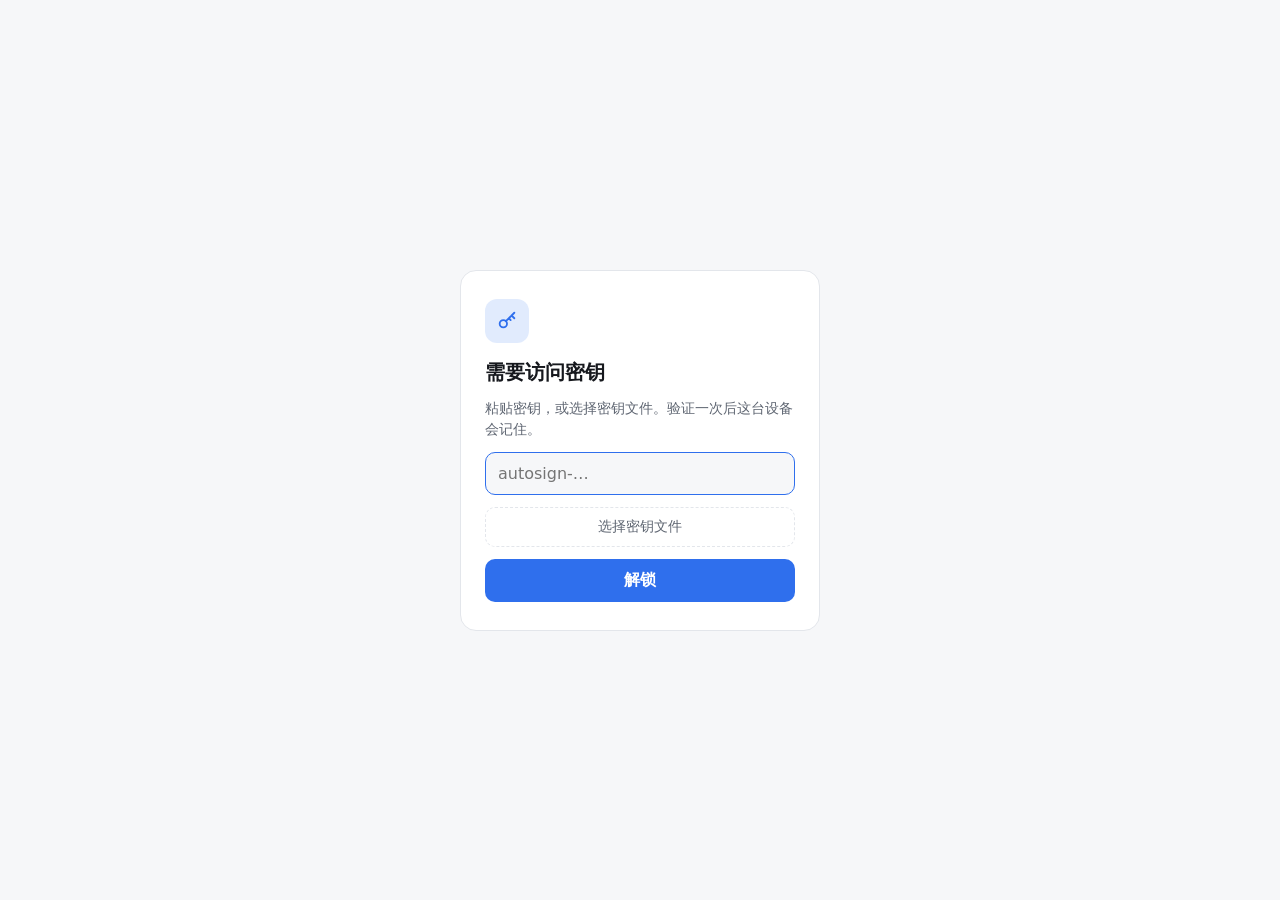
<file: index.html>
<!doctype html>
<html lang="zh-CN">
<head>
  <meta charset="utf-8">
  <meta name="viewport" content="width=device-width, initial-scale=1">
  <meta name="color-scheme" content="dark light">
  <meta name="referrer" content="no-referrer">
  <meta name="robots" content="noindex, nofollow">
  <meta http-equiv="Content-Security-Policy" content="default-src 'self'; script-src 'self' 'unsafe-inline'; style-src 'self' 'unsafe-inline'; connect-src 'self'; font-src 'self' data:; img-src 'self' data:; object-src 'none'; base-uri 'none'; form-action 'none'">
  <title>Dashboard</title>
  <link rel="stylesheet" href="loader.css">
  <script type="module" src="loader.js"></script>
</head>
<body>
  <main class="gate" id="gate" hidden>
    <form id="form" class="card" autocomplete="off">
      <div class="lock" aria-hidden="true"><svg viewBox="0 0 24 24"><circle cx="8" cy="15" r="4"/><path d="M10.8 12.2 20 3m-3 3 3 3m-6 0 2 2"/></svg></div>
      <h1>需要访问密钥</h1>
      <p>粘贴密钥，或选择密钥文件。验证一次后这台设备会记住。</p>
      <input id="key" type="password" placeholder="autosign-…" spellcheck="false" autocapitalize="off">
      <label class="file"><input id="file" type="file" accept=".key,.txt,text/plain"><span>选择密钥文件</span></label>
      <button id="submit" type="submit">解锁</button>
      <p id="error" class="error" role="alert" hidden></p>
    </form>
  </main>
  <p class="boot" id="boot">正在加载…</p>
</body>
</html>
</file>
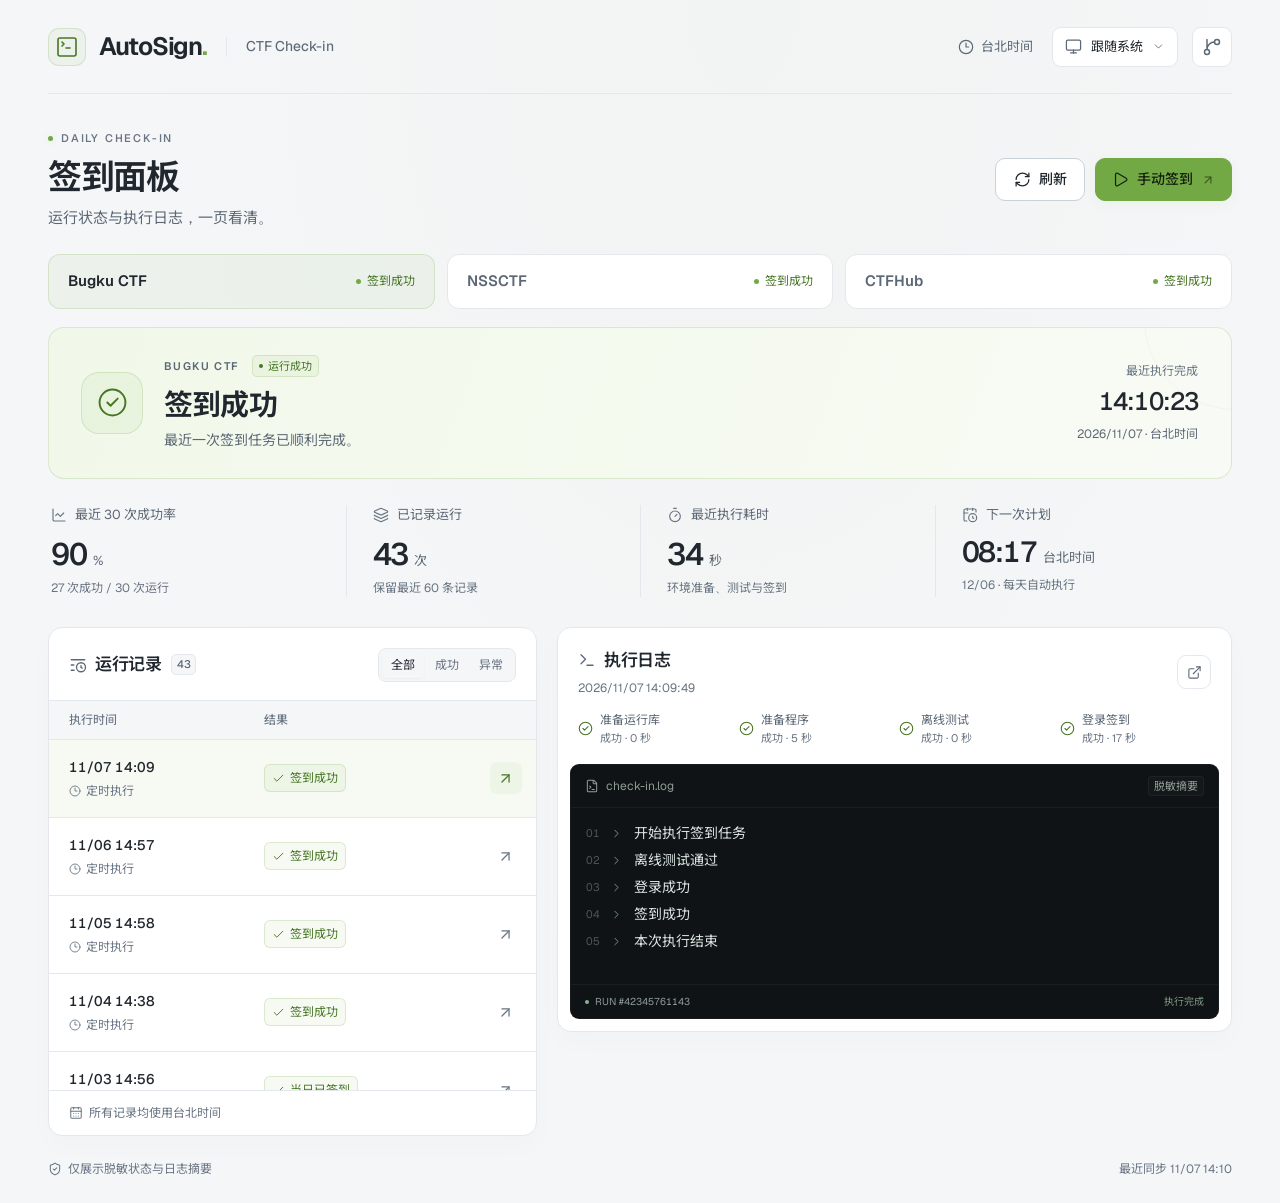
<file: public/index.html>
<!doctype html>
<html lang="zh-CN">
<head>
  <meta charset="utf-8">
  <meta name="viewport" content="width=device-width, initial-scale=1">
  <meta name="color-scheme" content="dark light">
  <meta name="referrer" content="no-referrer">
  <meta http-equiv="Content-Security-Policy" content="default-src 'self'; script-src 'self'; style-src 'self'; connect-src 'self'; font-src 'self'; img-src 'self' data:; object-src 'none'; base-uri 'none'; form-action 'none'">
  <meta name="description" content="Bugku、NSSCTF 与 CTFHub 自动签到面板。以台北时间查看签到状态、运行记录和脱敏日志。">
  <link rel="icon" href="favicon.svg" type="image/svg+xml">
  <title>AutoSign · 签到面板</title>
  <link rel="preload" href="fonts/geist.woff2" as="font" type="font/woff2" crossorigin>
  <link rel="stylesheet" href="styles.css?v=9">
  <script src="app.js?v=9" defer></script>
</head>
<body>
  <a class="skip-link" href="#main">跳到签到面板</a>
  <header class="header shell">
    <a class="brand" href="./" aria-label="AutoSign 首页"><span class="brand-mark"><svg class="icon" aria-hidden="true" viewBox="0 0 24 24"><use href="icons.svg#square-terminal"></use></svg></span><span>AutoSign<span class="brand-period">.</span></span><span class="brand-divider"></span><span class="brand-caption">CTF Check-in</span></a>
    <div class="header-actions">
      <span class="timezone"><svg class="icon" aria-hidden="true" viewBox="0 0 24 24"><use href="icons.svg#clock-3"></use></svg>台北时间</span>
      <div class="theme-picker">
        <button id="theme" class="theme-trigger" type="button" aria-label="显示主题" aria-haspopup="menu" aria-expanded="false" aria-controls="theme-menu"><span id="theme-icon"><svg class="icon" aria-hidden="true" viewBox="0 0 24 24"><use href="icons.svg#monitor"></use></svg></span><span id="theme-label">跟随系统</span><svg class="icon theme-chevron" aria-hidden="true" viewBox="0 0 24 24"><use href="icons.svg#chevron-down"></use></svg></button>
        <div id="theme-menu" class="theme-menu" role="menu" aria-label="显示主题" hidden>
          <p class="menu-heading" role="presentation">显示主题</p>
          <button type="button" role="menuitemradio" aria-checked="true" tabindex="-1" data-theme-mode="system"><svg class="icon" aria-hidden="true" viewBox="0 0 24 24"><use href="icons.svg#monitor"></use></svg><span class="theme-option-copy"><strong>跟随系统</strong><small>自动适应设备外观</small></span><svg class="icon theme-check" aria-hidden="true" viewBox="0 0 24 24"><use href="icons.svg#check"></use></svg></button>
          <button type="button" role="menuitemradio" aria-checked="false" tabindex="-1" data-theme-mode="dark"><svg class="icon" aria-hidden="true" viewBox="0 0 24 24"><use href="icons.svg#moon"></use></svg><span class="theme-option-copy"><strong>深色模式</strong><small>柔和暗色，专注内容</small></span><svg class="icon theme-check" aria-hidden="true" viewBox="0 0 24 24"><use href="icons.svg#check"></use></svg></button>
          <button type="button" role="menuitemradio" aria-checked="false" tabindex="-1" data-theme-mode="light"><svg class="icon" aria-hidden="true" viewBox="0 0 24 24"><use href="icons.svg#sun"></use></svg><span class="theme-option-copy"><strong>浅色模式</strong><small>清爽明亮，清晰易读</small></span><svg class="icon theme-check" aria-hidden="true" viewBox="0 0 24 24"><use href="icons.svg#check"></use></svg></button>
        </div>
      </div>
      <a class="icon-button repo-link" data-actions href="#records" target="_blank" rel="noopener noreferrer" aria-label="打开 GitHub Actions"><svg class="icon" aria-hidden="true" viewBox="0 0 24 24"><use href="icons.svg#git-branch"></use></svg></a>
    </div>
  </header>
  <main class="shell" id="main">
    <div class="page-heading"><div><p class="eyebrow"><span class="live-dot"></span> DAILY CHECK-IN</p><h1>签到面板</h1><p class="page-description">运行状态与执行日志，一页看清。</p></div><div class="page-actions"><button id="refresh" class="button" type="button" aria-busy="false"><span id="refresh-icon"><svg class="icon" aria-hidden="true" viewBox="0 0 24 24"><use href="icons.svg#refresh-cw"></use></svg></span><span id="refresh-label">刷新</span></button><a id="manual-checkin" class="button button-primary" href="https://github.com/" target="_blank" rel="noopener noreferrer" aria-description="在 GitHub 选择执行方式并确认运行"><svg class="icon" aria-hidden="true" viewBox="0 0 24 24"><use href="icons.svg#play"></use></svg>手动签到<svg class="icon" aria-hidden="true" viewBox="0 0 24 24"><use href="icons.svg#arrow-up-right"></use></svg></a></div></div>
    <div id="notice" class="notice" role="status" hidden><svg class="icon" aria-hidden="true" viewBox="0 0 24 24"><use href="icons.svg#triangle-alert"></use></svg><span id="notice-text"></span></div>
    <div class="platform-switch" role="group" aria-label="选择签到平台"><button type="button" data-platform="bugku" aria-pressed="true" data-state="waiting"><span>Bugku CTF</span><small>正在读取状态</small></button><button type="button" data-platform="nssctf" aria-pressed="false" data-state="waiting"><span>NSSCTF</span><small>正在读取状态</small></button><button type="button" data-platform="ctfhub" aria-pressed="false" data-state="waiting"><span>CTFHub</span><small>正在读取状态</small></button></div>
    <section id="failure-overview" class="failure-overview" aria-label="平台异常摘要" aria-live="polite" hidden></section>
    <section class="status-panel" data-state="waiting" aria-label="最近一次签到">
      <div class="status-main"><div id="hero-icon" class="status-icon"><svg class="icon" aria-hidden="true" viewBox="0 0 24 24"><use href="icons.svg#loader-circle"></use></svg></div><div><div class="status-heading"><span id="service-label" class="service-label">BUGKU CTF</span><span id="hero-status" class="status-badge">加载中</span></div><h2 id="hero-title" aria-live="polite">正在读取签到状态</h2><p id="hero-description">正在获取最近一次运行记录。</p></div></div>
      <div class="status-meta"><p class="meta-label">最近执行完成</p><strong id="hero-time">—</strong><span id="hero-date">台北时间 · UTC+8</span></div>
    </section>
    <section class="metrics" aria-label="运行统计">
      <article><span class="metric-label"><svg class="icon" aria-hidden="true" viewBox="0 0 24 24"><use href="icons.svg#chart-line"></use></svg>最近 30 次成功率</span><strong id="success-rate">—<small>%</small></strong><p id="success-detail">等待运行记录</p></article>
      <article><span class="metric-label"><svg class="icon" aria-hidden="true" viewBox="0 0 24 24"><use href="icons.svg#layers"></use></svg>已记录运行</span><strong id="run-count">—<small>次</small></strong><p>保留最近 60 条记录</p></article>
      <article><span class="metric-label"><svg class="icon" aria-hidden="true" viewBox="0 0 24 24"><use href="icons.svg#timer"></use></svg>最近执行耗时</span><strong id="duration">—<small>秒</small></strong><p>环境准备、测试与签到</p></article>
      <article><span class="metric-label"><svg class="icon" aria-hidden="true" viewBox="0 0 24 24"><use href="icons.svg#calendar-clock"></use></svg>下一次计划</span><strong class="schedule-time">08:17<small>台北时间</small></strong><p id="next-run">每天自动执行</p></article>
    </section>
    <div class="activity-layout">
      <section class="card records-card" id="records" aria-label="运行记录">
        <div class="card-heading"><h2><svg class="icon" aria-hidden="true" viewBox="0 0 24 24"><use href="icons.svg#list-clock"></use></svg>运行记录 <span id="record-count" class="count-badge">0</span></h2><div class="filters" role="group" aria-label="筛选运行结果"><button class="selected" data-filter="all" aria-pressed="true">全部</button><button data-filter="success" aria-pressed="false">成功</button><button data-filter="failure" aria-pressed="false">异常</button></div></div>
        <div class="table-wrap"><table><thead><tr><th>执行时间</th><th>结果</th><th><span class="sr-only">查看日志</span></th></tr></thead><tbody id="runs"><tr><td colspan="3" class="empty">正在加载记录…</td></tr></tbody></table></div>
        <div class="records-footer"><svg class="icon" aria-hidden="true" viewBox="0 0 24 24"><use href="icons.svg#calendar-days"></use></svg>所有记录均使用台北时间</div>
      </section>
      <section class="card log-card" id="details" aria-label="执行日志">
        <div class="card-heading log-heading"><div><h2><svg class="icon" aria-hidden="true" viewBox="0 0 24 24"><use href="icons.svg#terminal"></use></svg>执行日志</h2><p id="detail-time">选择一条运行记录查看详情</p></div><a id="detail-link" class="icon-button" href="#records" target="_blank" rel="noopener noreferrer" aria-label="在 GitHub 查看完整原始日志"><svg class="icon" aria-hidden="true" viewBox="0 0 24 24"><use href="icons.svg#external-link"></use></svg></a></div>
        <div id="steps" class="steps" aria-label="执行步骤"></div>
        <p id="detail-error" class="failure-detail" role="status" hidden></p>
        <div class="terminal"><div class="terminal-heading"><span><svg class="icon" aria-hidden="true" viewBox="0 0 24 24"><use href="icons.svg#file-terminal"></use></svg><span>check-in.log</span></span><span class="terminal-tag">脱敏摘要</span></div><div id="log-lines" class="log-lines"><p class="log-empty">等待运行数据…</p></div><div class="terminal-footer"><span class="terminal-dot"></span><span id="detail-id">尚未选择运行记录</span><span class="terminal-complete" id="log-result">—</span></div></div>
      </section>
    </div>
    <footer class="footer"><span><svg class="icon" aria-hidden="true" viewBox="0 0 24 24"><use href="icons.svg#shield-check"></use></svg>仅展示脱敏状态与日志摘要</span><span id="updated-at">等待同步</span></footer>
  </main>
  <div class="toast-region" aria-live="polite" aria-atomic="true" aria-relevant="additions text">
    <div id="toast" class="toast" data-state="success" hidden>
      <span id="toast-icon" class="toast-icon"></span><div class="toast-copy"><strong id="toast-title"></strong><p id="toast-description"></p><button id="toast-retry" class="toast-retry" type="button" hidden>重新刷新<svg class="icon" aria-hidden="true" viewBox="0 0 24 24"><use href="icons.svg#arrow-up-right"></use></svg></button></div>
      <button id="toast-close" class="toast-close" type="button" aria-label="关闭提示"><svg class="icon" aria-hidden="true" viewBox="0 0 24 24"><use href="icons.svg#circle-x"></use></svg></button>
    </div>
  </div>
</body>
</html>
</file>
<file: loader.css>
:root{--bg:#f6f7f9;--card:#fff;--text:#16181d;--muted:#5f6672;--line:#e3e6eb;--accent:#2f6fed;--error:#c62f2f;font-family:system-ui,-apple-system,"Segoe UI","PingFang SC","Microsoft YaHei",sans-serif}
@media(prefers-color-scheme:dark){:root{--bg:#0f1115;--card:#171a20;--text:#e8eaee;--muted:#9aa1ad;--line:#272b33;--accent:#6e9bff;--error:#ff7676}}
*{box-sizing:border-box}
body{margin:0;min-height:100vh;background:var(--bg);color:var(--text);display:grid;place-items:center;padding:16px}
.boot{color:var(--muted);font-size:14px}
.gate{width:100%;max-width:360px}
.card{background:var(--card);border:1px solid var(--line);border-radius:16px;padding:28px 24px;display:grid;gap:12px}
.lock{width:44px;height:44px;border-radius:12px;display:grid;place-items:center;background:color-mix(in srgb,var(--accent) 14%,transparent);color:var(--accent)}
.lock svg{width:22px;height:22px;fill:none;stroke:currentColor;stroke-width:2;stroke-linecap:round;stroke-linejoin:round}
h1{font-size:20px;margin:4px 0 0}
p{margin:0;color:var(--muted);font-size:14px;line-height:1.5}
input{font:inherit;padding:11px 12px;border-radius:10px;border:1px solid var(--line);background:var(--bg);color:var(--text);outline:none}
input:focus{border-color:var(--accent)}
button{font:inherit;font-weight:600;padding:11px;border:0;border-radius:10px;background:var(--accent);color:#fff;cursor:pointer}
button:disabled{opacity:.7;cursor:wait}
.error{color:var(--error)}
.file{position:relative;display:flex;align-items:center;justify-content:center;padding:10px;border:1px dashed var(--line);border-radius:10px;color:var(--muted);font-size:14px;cursor:pointer}
.file:hover{border-color:var(--accent);color:var(--text)}
.file input{position:absolute;inset:0;opacity:0;cursor:pointer}
</file>
<file: public/styles.css>
@font-face{font-family:Geist;font-style:normal;font-weight:400 700;font-display:swap;src:url("fonts/geist.woff2") format("woff2")}
@font-face{font-family:"Noto Sans SC";font-style:normal;font-weight:400 700;font-display:swap;src:url("fonts/noto-sans-sc.woff2?v=7") format("woff2")}
:root{color-scheme:dark;--bg:#101215;--surface:#181b20;--surface-raised:#1e2228;--surface-hover:#252a31;--text:#f0f2f5;--muted:#a2aab6;--subtle:#8993a1;--line:#2b3038;--line-strong:#3b434f;--accent:#b8ed80;--accent-text:#c4f49b;--accent-soft:#b8ed8012;--accent-line:#b8ed802b;--hero-start:#1a251c;--hero-end:#171d1b;--warning:#f2cc80;--error:#ffac9c;--error-soft:#ffac9c13;--shadow:0 12px 40px #00000014;--ambient:#b8ed8005;--terminal:#101316;--terminal-text:#dae4e0;--terminal-muted:#8e9d94;--font:Geist,"Noto Sans SC","PingFang SC","Segoe UI Variable Text","Microsoft YaHei UI",sans-serif}
@media(prefers-color-scheme:light){:root:not([data-theme="dark"]){color-scheme:light;--bg:#f5f6f8;--surface:#fff;--surface-raised:#f4f6f8;--surface-hover:#edf0f3;--text:#20272e;--muted:#5c6876;--subtle:#697583;--line:#e4e8ed;--line-strong:#c9d1da;--accent:#72a944;--accent-text:#477624;--accent-soft:#72a94410;--accent-line:#72a94435;--hero-start:#f1f8e9;--hero-end:#f8fbf5;--warning:#966d20;--error:#b7503d;--error-soft:#b7503d10;--shadow:0 10px 28px #26334705;--ambient:#72a94407}}
:root[data-theme="light"]{color-scheme:light;--bg:#f5f6f8;--surface:#fff;--surface-raised:#f4f6f8;--surface-hover:#edf0f3;--text:#20272e;--muted:#5c6876;--subtle:#697583;--line:#e4e8ed;--line-strong:#c9d1da;--accent:#72a944;--accent-text:#477624;--accent-soft:#72a94410;--accent-line:#72a94435;--hero-start:#f1f8e9;--hero-end:#f8fbf5;--warning:#966d20;--error:#b7503d;--error-soft:#b7503d10;--shadow:0 10px 28px #26334705;--ambient:#72a94407}
*{box-sizing:border-box}html{scroll-behavior:smooth;scrollbar-width:thin;scrollbar-color:var(--line-strong) var(--bg)}body{margin:0;background:radial-gradient(ellipse at 58% 0,var(--ambient),transparent 65%),var(--bg);color:var(--text);font-family:var(--font);font-size:16px;line-height:1.5;-webkit-font-smoothing:antialiased;font-synthesis:none}a{color:inherit;text-decoration:none}button{font:inherit;appearance:none}button,a{-webkit-tap-highlight-color:transparent}button{cursor:pointer}button:focus-visible,a:focus-visible{outline:3px solid var(--accent);outline-offset:4px}button:disabled{cursor:wait;opacity:.55}.icon{display:inline-block;width:20px;height:20px;fill:none;stroke:currentColor;stroke-width:1.75;stroke-linecap:round;stroke-linejoin:round;flex-shrink:0;vertical-align:middle}.shell{width:min(1184px,calc(100% - 80px));margin-inline:auto}.header{height:94px;display:flex;align-items:center;justify-content:space-between;border-bottom:1px solid var(--line)}.brand{display:flex;align-items:center;gap:13px;font-size:25px;font-weight:650;letter-spacing:-1.1px}.brand-mark{display:grid;place-items:center;width:38px;height:38px;border:1px solid var(--accent-line);border-radius:11px;background:var(--accent-soft);color:var(--accent-text)}.brand-mark .icon{width:24px;height:24px;stroke-width:1.6}.brand-period{color:var(--accent)}.brand-divider{width:1px;height:20px;background:var(--line);margin-inline:6px}.brand-caption{font-size:14px;color:var(--muted);font-weight:450;letter-spacing:0}.header-actions{display:flex;align-items:center;gap:14px}.timezone{display:flex;align-items:center;gap:7px;color:var(--muted);font-size:13px;margin-right:5px}.timezone .icon{width:16px;height:16px}.theme-picker{position:relative;z-index:30}.theme-trigger{display:flex;align-items:center;justify-content:center;gap:9px;height:40px;padding:0 12px;background:var(--surface);border:1px solid var(--line);border-radius:9px;color:var(--text);font-size:13px;transition:background .15s,border-color .15s}.theme-trigger:hover,.theme-trigger[aria-expanded="true"]{background:var(--surface-hover);border-color:var(--line-strong)}#theme-icon{display:flex;color:var(--muted)}#theme-icon .icon{width:17px;height:17px}.theme-chevron{width:13px;height:13px;color:var(--subtle);transition:transform .18s}.theme-trigger[aria-expanded="true"] .theme-chevron{transform:rotate(180deg)}.theme-menu{position:absolute;right:0;top:calc(100% + 10px);width:248px;padding:7px;background:var(--surface);border:1px solid var(--line-strong);border-radius:13px;box-shadow:0 16px 45px #00000030,0 3px 10px #00000012;animation:menu-in .16s ease-out;transform-origin:top right}.menu-heading{margin:3px 9px 7px;padding-bottom:8px;border-bottom:1px solid var(--line);color:var(--subtle);font-size:12px;font-weight:500}.theme-menu button{display:flex;align-items:center;gap:11px;width:100%;min-height:63px;padding:10px;border:0;border-radius:8px;background:transparent;text-align:left;color:var(--muted);transition:background .12s,color .12s}.theme-menu button:hover,.theme-menu button:focus-visible{background:var(--surface-hover);color:var(--text)}.theme-menu button:focus-visible{outline-offset:-2px;outline-width:2px}.theme-menu button[aria-checked="true"]{background:var(--accent-soft);color:var(--accent-text)}.theme-menu button>.icon{width:19px;height:19px}.theme-option-copy{display:flex;flex:1;flex-direction:column;gap:3px}.theme-option-copy strong{font-size:14px;font-weight:500}.theme-option-copy small{font-size:12px;color:var(--subtle)}.theme-menu .theme-check{width:16px;height:16px;opacity:0}.theme-menu button[aria-checked="true"] .theme-check{opacity:1}@keyframes menu-in{from{opacity:0;transform:translateY(-5px) scale(.98)}to{opacity:1;transform:none}}.icon-button{display:inline-flex;align-items:center;justify-content:center;min-width:40px;min-height:40px;border:1px solid var(--line);border-radius:9px;background:var(--surface);color:var(--muted);transition:background .15s,color .15s,border-color .15s}.icon-button:hover{color:var(--text);background:var(--surface-hover);border-color:var(--line-strong)}main{padding-top:36px}.page-heading{display:flex;justify-content:space-between;align-items:center;margin-bottom:25px}.eyebrow{display:flex;align-items:center;gap:8px;margin:0 0 8px;color:var(--subtle);font-size:11px;font-weight:550;letter-spacing:1.8px}.live-dot{width:5px;height:5px;border-radius:50%;background:var(--accent);box-shadow:0 0 9px var(--accent-line)}h1{font-size:34px;line-height:1.3;letter-spacing:-1.3px;font-weight:650;margin:0 0 8px}.page-description{margin:0;color:var(--muted);font-size:15px}.button{display:inline-flex;align-items:center;gap:8px;padding:10px 16px;border:1px solid var(--line-strong);border-radius:10px;background:var(--surface);color:var(--text);font-size:14px;font-weight:500;transition:background .15s}.button:hover{background:var(--surface-hover)}.button .icon{width:17px;height:17px}#refresh-icon{display:flex}.status-panel{position:relative;display:flex;align-items:center;justify-content:space-between;gap:24px;background:linear-gradient(110deg,var(--hero-start),var(--hero-end));border:1px solid var(--accent-line);border-radius:16px;padding:27px 32px;overflow:hidden}.status-panel:after{position:absolute;content:"";width:180px;height:180px;border:1px solid var(--accent-line);border-radius:50%;right:-95px;top:-100px;opacity:.3;pointer-events:none}.status-main{display:flex;align-items:center;gap:21px}.status-icon{position:relative;display:grid;place-items:center;width:62px;height:62px;border-radius:18px;border:1px solid var(--accent-line);background:var(--accent-soft);color:var(--accent-text);flex-shrink:0}.status-icon .icon{width:31px;height:31px;stroke-width:1.5}.status-heading{display:flex;align-items:center;gap:12px;margin-bottom:8px}.service-label{font-size:11px;font-weight:600;letter-spacing:1.4px;color:var(--muted)}.status-badge{display:inline-flex;align-items:center;gap:5px;font-size:11px;color:var(--accent-text);background:var(--accent-soft);border:1px solid var(--accent-line);border-radius:5px;padding:2px 6px}.status-badge:before{content:"";width:4px;height:4px;border-radius:50%;background:currentColor}.status-panel h2{margin:0 0 4px;font-size:29px;letter-spacing:-.8px;line-height:1.4;font-weight:650}.status-panel p{font-size:14px;color:var(--muted);margin:0}.status-meta{text-align:right;flex-shrink:0;padding-right:1px}.status-meta .meta-label{font-size:12px;color:var(--subtle);margin-bottom:3px}.status-meta strong{font-size:25px;font-weight:500;letter-spacing:-.9px;font-variant-numeric:tabular-nums}.status-meta>span{display:block;font-size:12px;color:var(--muted);margin-top:4px}.status-panel[data-state="failure"]{border-color:#c97b602f;background:linear-gradient(110deg,var(--error-soft),var(--surface))}.status-panel[data-state="failure"] .status-icon,.status-panel[data-state="failure"] .status-badge{color:var(--error);border-color:#c97b603f;background:var(--error-soft)}.status-panel[data-state="waiting"] .status-icon{color:var(--muted)}.metrics{display:grid;grid-template-columns:repeat(4,minmax(0,1fr));gap:0;margin:26px 0 30px;padding:0 3px}.metrics article{padding:0 26px;border-left:1px solid var(--line)}.metrics article:first-child{padding-left:0;border:0}.metrics article:last-child{padding-right:0}.metric-label{display:flex;align-items:center;gap:8px;color:var(--muted);font-size:13px}.metric-label .icon{width:16px;height:16px;color:var(--subtle)}.metrics strong{display:block;margin:10px 0 4px;font-size:31px;line-height:1.3;font-weight:550;letter-spacing:-1.1px;font-variant-numeric:tabular-nums}.metrics strong small{font-size:13px;color:var(--muted);font-weight:400;letter-spacing:0;margin-left:6px}.metrics .schedule-time{font-size:29px}.metrics p{margin:0;font-size:12px;color:var(--subtle)}.activity-layout{display:grid;grid-template-columns:minmax(360px,.84fr) minmax(0,1.16fr);gap:20px;align-items:start}.card{background:var(--surface);border:1px solid var(--line);border-radius:14px;box-shadow:var(--shadow);overflow:hidden}.card-heading{display:flex;align-items:center;justify-content:space-between;gap:10px;padding:20px 20px 18px}.card-heading h2{display:flex;align-items:center;gap:8px;margin:0;font-size:17px;font-weight:600;letter-spacing:-.3px}.card-heading h2>.icon{width:18px;height:18px;color:var(--muted)}.count-badge{font-size:11px;background:var(--surface-raised);color:var(--muted);font-weight:500;border:1px solid var(--line);border-radius:5px;padding:1px 5px;margin-left:1px}.filters{display:flex;gap:2px;padding:3px;background:var(--bg);border:1px solid var(--line);border-radius:8px}.filters button{border:0;border-radius:5px;padding:4px 9px;background:transparent;color:var(--subtle);font-size:12px;line-height:1.5;transition:color .15s,background .15s}.filters button.selected{background:var(--surface-raised);color:var(--text);box-shadow:0 1px 3px #0000000b}.table-wrap{scrollbar-width:thin;scrollbar-color:var(--line-strong) var(--surface);overflow:auto;max-height:390px}table{border-collapse:collapse;width:100%;text-align:left;font-size:14px}th{padding:10px 20px;background:var(--surface-raised);font-size:12px;color:var(--subtle);font-weight:450;border-block:1px solid var(--line)}th:last-child{width:48px}td{padding:17px 20px;border-bottom:1px solid var(--line);white-space:nowrap}td:last-child{padding:12px 14px 12px 0;text-align:right}tbody tr:last-child td{border-bottom:0}td:first-child{font-weight:500;color:var(--text);font-variant-numeric:tabular-nums}td small{display:flex;align-items:center;gap:5px;font-size:12px;color:var(--subtle);font-weight:400;margin-top:4px}td small .icon{width:12px;height:12px}.result-badge{display:inline-flex;align-items:center;gap:5px;font-size:12px;color:var(--accent-text);padding:4px 7px;border:1px solid var(--accent-line);background:var(--accent-soft);border-radius:6px}.result-badge .icon{width:13px;height:13px}.result-badge.bad{color:var(--error);border-color:#c97b6040;background:var(--error-soft)}.row-button{min-width:32px;min-height:32px;display:inline-flex;justify-content:center;align-items:center;background:transparent;border:0;border-radius:7px;color:var(--subtle)}.row-button:hover,.record-selected .row-button{color:var(--accent-text);background:var(--accent-soft)}.row-button .icon{width:17px;height:17px}.record-selected{background:var(--accent-soft)}.records-footer{display:flex;align-items:center;gap:6px;padding:13px 20px;font-size:12px;color:var(--subtle);border-top:1px solid var(--line)}.records-footer .icon{width:14px;height:14px}.empty{text-align:center;padding:36px 20px;font-size:14px;color:var(--subtle);white-space:normal}.log-heading{padding-bottom:14px}.log-heading p{font-size:12px;color:var(--subtle);margin:6px 0 0}.log-heading .icon-button{background:transparent;border-color:var(--line);min-width:34px;min-height:34px}.log-heading .icon-button .icon{width:15px;height:15px}.steps{display:grid;grid-template-columns:repeat(4,minmax(0,1fr));padding:0 20px 17px;gap:10px}.step{min-width:0;display:flex;align-items:center;gap:7px}.step-icon{color:var(--accent-text);display:flex;flex-shrink:0}.step-icon .icon{width:15px;height:15px}.step-icon.bad{color:var(--error)}.step-copy{min-width:0}.step-copy span{font-size:12px;color:var(--muted);display:block;white-space:nowrap}.step-copy small{display:block;font-size:11px;color:var(--subtle);margin-top:1px}.terminal{background:var(--terminal);margin:0 12px 12px;border:1px solid #ffffff08;border-radius:9px;overflow:hidden;color:var(--terminal-text)}.terminal-heading{display:flex;align-items:center;justify-content:space-between;padding:11px 14px;border-bottom:1px solid #ffffff0b;font-size:12px;color:var(--terminal-muted)}.terminal-heading>span:first-child{display:flex;align-items:center;gap:7px;font-family:Geist,Consolas,monospace}.terminal-heading .icon{width:14px;height:14px}.terminal-tag{font-size:11px;background:#ffffff06;border:1px solid #ffffff0b;border-radius:4px;padding:1px 5px}.log-lines{padding:13px 14px 16px;min-height:176px;font-size:14px;font-weight:400;line-height:1.8}.log-line{display:flex;align-items:flex-start;gap:10px;min-height:27px}.line-number{min-width:15px;color:#4a5750;font-size:11px;text-align:right;line-height:25px;user-select:none;font-variant-numeric:tabular-nums}.log-level{width:14px;display:flex;padding-top:6px;flex-shrink:0;color:#85b58d}.log-level .icon{width:13px;height:13px;stroke-width:1.5}.log-line.warning .log-level,.log-line.warning .log-message{color:#d7b77c}.log-line.error .log-level,.log-line.error .log-message{color:#e5a08e}.log-message{word-break:break-word}.terminal-footer{display:flex;align-items:center;gap:6px;padding:9px 14px;border-top:1px solid #ffffff0b;font-size:10px;color:var(--terminal-muted);font-variant-numeric:tabular-nums}.terminal-dot{width:4px;height:4px;border-radius:50%;background:#88b38e}.terminal-complete{margin-left:auto;color:#7c9683}.log-empty{color:var(--terminal-muted);margin:8px 0;font-size:14px}.footer{display:flex;align-items:center;justify-content:space-between;gap:12px;color:var(--subtle);font-size:12px;padding:24px 0 25px}.footer>span:first-child{display:flex;align-items:center;gap:6px}.footer .icon{width:14px;height:14px}.notice{display:flex;align-items:center;gap:8px;color:var(--warning);background:var(--surface);border:1px solid var(--line-strong);padding:13px 17px;border-radius:10px;margin-bottom:18px;font-size:14px}.notice .icon{width:17px;height:17px}.spin .icon{animation:spin 1s linear infinite}@keyframes spin{to{transform:rotate(360deg)}}.skip-link{position:absolute;top:-80px;left:20px;background:var(--accent);color:#15200f;padding:12px;z-index:100;border-radius:8px}.skip-link:focus{top:10px}.sr-only{position:absolute;width:1px;height:1px;padding:0;overflow:hidden;clip:rect(0,0,0,0);white-space:nowrap;border:0}[hidden]{display:none!important}
@media(min-width:1600px){main{padding-top:48px}.page-heading{margin-bottom:32px}.status-panel{padding:32px 36px}.metrics{margin-block:32px 36px}.activity-layout{gap:24px}.card-heading{padding:24px}.steps{padding-inline:24px}.log-lines{font-size:15px;line-height:1.9;min-height:194px}.log-line{min-height:29px}.footer{padding-top:30px}}
@media(max-width:1100px){.shell{width:calc(100% - 56px)}.activity-layout{grid-template-columns:minmax(325px,.88fr) minmax(0,1.12fr);gap:16px}.card-heading{padding-inline:17px}.card-heading h2{font-size:16px;gap:6px}.filters button{padding-inline:7px}.metrics article{padding-inline:18px}.metric-label{font-size:12px;gap:6px}.metric-label .icon{width:15px;height:15px}.steps{gap:7px;padding-inline:17px}.step{gap:5px}.step-copy span{font-size:12px}.step-copy small{font-size:10px}td,th{padding-inline:17px}.result-badge{font-size:11px}.log-lines{font-size:14px}.brand-caption{font-size:13px}}
@media(max-width:900px){.activity-layout{grid-template-columns:1fr}.records-card{order:2}.log-card{order:1}.card-heading{padding:20px 22px}.steps{padding-inline:22px;gap:20px}.step-copy span{font-size:13px}.step-copy small{font-size:12px}.log-lines{font-size:15px;padding:16px 19px;min-height:180px}.log-line{min-height:29px}.metrics article{padding-inline:16px}.timezone{display:none}.status-panel{padding:26px}.status-panel h2{font-size:27px}.log-heading p{font-size:13px}.result-badge{font-size:13px}td,th{padding-inline:22px}td:last-child{padding-right:20px}.records-footer{padding-inline:22px}}
@media(max-width:600px){.shell{width:calc(100% - 36px)}.header{height:78px}.brand{gap:9px;font-size:23px}.brand-mark{width:34px;height:34px;border-radius:9px}.brand-mark .icon{width:21px;height:21px}.brand-divider,.brand-caption,.repo-link{display:none}.header-actions{gap:9px}.theme-trigger{height:38px;padding:0 9px;gap:7px;font-size:12px}#theme-icon .icon{width:16px;height:16px}.theme-chevron{width:11px;height:11px}.theme-menu{width:242px}main{padding-top:28px}.page-heading{margin-bottom:23px;align-items:flex-end}h1{font-size:30px;margin-bottom:7px}.eyebrow{font-size:10px;letter-spacing:1.5px;margin-bottom:8px}.page-description{font-size:13px}.button{padding:9px 12px;font-size:13px;gap:6px;border-radius:9px}.button .icon{width:15px;height:15px}.status-panel{padding:22px 20px;flex-wrap:wrap;gap:19px;border-radius:13px}.status-main{gap:14px}.status-icon{width:50px;height:50px;border-radius:14px}.status-icon .icon{width:26px;height:26px}.status-panel h2{font-size:25px;margin-bottom:5px}.status-heading{gap:10px;margin-bottom:7px}.service-label{font-size:10px;letter-spacing:1px}.status-badge{font-size:10px}.status-panel p{font-size:12px}.status-meta{display:flex;align-items:center;gap:8px;flex-wrap:wrap;width:100%;text-align:left;border-top:1px solid var(--accent-line);padding-top:14px}.status-meta .meta-label{font-size:11px;margin:0 auto 0 0}.status-meta strong{font-size:16px;letter-spacing:-.3px}.status-meta>span{font-size:11px;margin:0;letter-spacing:-.1px}.metrics{grid-template-columns:1fr 1fr;margin:25px 0 27px;gap:24px 0;padding:0 2px}.metrics article{padding:0 18px}.metrics article:nth-child(odd){padding-left:0;border-left:0}.metrics article:nth-child(even){padding-right:0}.metric-label{font-size:12px}.metrics strong{font-size:29px;margin-top:9px}.metrics strong small{font-size:12px}.metrics .schedule-time{font-size:27px}.metrics .schedule-time small{font-size:11px}.metrics p{font-size:11px}.card{border-radius:12px}.activity-layout{gap:16px}.card-heading{padding:18px 17px 15px}.card-heading h2{font-size:16px}.log-heading p{font-size:11px;margin-top:5px}.log-heading .icon-button{min-width:32px;min-height:32px}.steps{grid-template-columns:1fr 1fr;gap:13px 18px;padding:0 17px 17px}.step{gap:7px}.step-copy span{font-size:12px}.step-copy small{font-size:11px}.terminal{margin:0 8px 8px;border-radius:7px}.terminal-heading{padding:10px 12px;font-size:11px}.terminal-tag{font-size:10px}.log-lines{font-size:14px;padding:12px 10px 15px;min-height:170px}.log-line{gap:7px;min-height:27px}.line-number{font-size:10px;min-width:13px}.terminal-footer{font-size:11px;padding-inline:11px}.filters button{font-size:11px;padding-inline:8px}table{font-size:14px}td,th{padding-inline:17px}.result-badge{font-size:11px;gap:4px;padding-inline:5px}.result-badge .icon{width:12px;height:12px}td:last-child{padding-right:12px}.records-footer{font-size:11px;padding:12px 17px}.footer{font-size:11px;gap:8px;padding-block:20px;align-items:flex-start}.footer>span:first-child{gap:4px}.footer .icon{width:12px;height:12px}.footer>span:last-child{text-align:right;max-width:145px}.notice{font-size:12px;padding:12px}}

.toast-region{position:fixed;right:max(24px,env(safe-area-inset-right));bottom:max(24px,env(safe-area-inset-bottom));z-index:100;pointer-events:none;width:min(410px,calc(100% - 36px))}.toast{--toast-color:var(--accent-text);position:relative;display:flex;align-items:flex-start;gap:13px;padding:18px 14px 18px 18px;border:1px solid var(--line-strong);border-radius:14px;background:var(--surface);color:var(--text);box-shadow:0 16px 48px #00000030,0 4px 16px #00000014;pointer-events:auto;animation:toast-in .22s ease-out;overflow:hidden}.toast:before{content:"";position:absolute;left:0;top:14px;bottom:14px;width:3px;border-radius:0 4px 4px 0;background:var(--toast-color)}.toast[data-state="loading"]{--toast-color:var(--muted)}.toast[data-state="error"]{--toast-color:var(--error)}.toast-icon{display:grid;place-items:center;flex-shrink:0;width:32px;height:32px;margin-top:1px;border:1px solid var(--line);border-radius:10px;color:var(--toast-color);background:var(--surface-raised)}.toast-icon .icon{width:19px;height:19px}.toast[data-state="loading"] .toast-icon .icon{animation:spin 1s linear infinite}.toast-copy{min-width:0;flex:1}.toast-copy strong{font-size:15px;font-weight:600;line-height:1.6}.toast-copy p{margin:4px 0 0;color:var(--muted);font-size:13px;line-height:1.75;overflow-wrap:anywhere}.toast-close{display:grid;place-items:center;flex-shrink:0;width:28px;height:28px;border:0;border-radius:7px;background:transparent;color:var(--subtle);transition:color .15s,background .15s}.toast-close .icon{width:16px;height:16px}.toast-close:hover{color:var(--text);background:var(--surface-hover)}.toast-retry{display:inline-flex;align-items:center;gap:4px;margin-top:10px;padding:5px 9px;border:1px solid var(--line-strong);border-radius:6px;color:var(--text);background:var(--surface-raised);font-size:12px}.toast-retry:hover{background:var(--surface-hover)}.toast-retry .icon{width:13px;height:13px}#refresh{min-width:90px;justify-content:center}@keyframes toast-in{from{opacity:0;transform:translateY(12px) scale(.98)}to{opacity:1;transform:none}}
@media(max-width:600px){.toast-region{right:18px;bottom:max(18px,env(safe-area-inset-bottom))}.toast{gap:10px;padding:16px 12px 16px 15px;border-radius:12px}.toast-copy strong{font-size:14px}.toast-copy p{font-size:12px}.toast-close{width:30px;height:30px}.toast-icon{width:30px;height:30px}}
.page-actions{display:flex;align-items:center;gap:10px;flex-shrink:0}.button-primary{background:var(--accent);border-color:var(--accent);color:#15200f;box-shadow:0 3px 12px var(--accent-soft)}.button-primary:hover{background:var(--accent);filter:brightness(1.07)}.button-primary>.icon:last-child{width:14px;height:14px;opacity:.65}@media(max-width:600px){.page-heading{flex-wrap:wrap;gap:20px}.page-actions{width:100%;justify-content:flex-end}.page-actions .button{min-height:40px}.button-primary{padding-inline:14px}}@media(prefers-reduced-motion:reduce){html{scroll-behavior:auto}*,*:before,*:after{animation:none!important;transition:none!important}}
.platform-switch{display:flex;gap:12px;margin:0 0 18px}.platform-switch button{display:flex;align-items:center;justify-content:space-between;gap:16px;flex:1;min-width:0;padding:15px 19px;border:1px solid var(--line);border-radius:12px;background:var(--surface);color:var(--muted);text-align:left;transition:background .15s,border-color .15s}.platform-switch button:hover{background:var(--surface-hover)}.platform-switch button[aria-pressed="true"]{border-color:var(--accent-line);background:var(--accent-soft);color:var(--text)}.platform-switch span{font-size:15px;font-weight:600;white-space:nowrap}.platform-switch small{display:flex;align-items:center;gap:6px;font-size:12px;white-space:nowrap}.platform-switch small:before{content:"";width:5px;height:5px;border-radius:50%;background:var(--subtle)}.platform-switch [data-state="success"] small{color:var(--accent-text)}.platform-switch [data-state="success"] small:before{background:var(--accent)}.platform-switch [data-state="failure"] small{color:var(--error)}.platform-switch [data-state="failure"] small:before{background:var(--error)}@media(max-width:600px){.platform-switch{gap:9px;margin-bottom:14px}.platform-switch button{align-items:flex-start;flex-direction:column;gap:5px;padding:13px 15px}.platform-switch span{font-size:14px}.platform-switch small{font-size:11px}}
.failure-overview{display:grid;gap:10px;margin:0 0 18px}.failure-item{display:flex;align-items:center;gap:13px;padding:16px 19px;border:1px solid #c97b6040;border-radius:12px;background:var(--error-soft);color:var(--error)}.failure-item>div{flex:1;min-width:0}.failure-item strong{display:block;font-size:15px;font-weight:600;overflow-wrap:anywhere}.failure-item p{margin:5px 0 0;font-size:13px;color:var(--muted);overflow-wrap:anywhere}.failure-item .button{flex-shrink:0;font-size:12px;padding:8px 11px}.failure-detail{margin:0 20px 16px;padding:11px 13px;border:1px solid #c97b6040;border-radius:8px;background:var(--error-soft);color:var(--error);font-size:13px;line-height:1.8;overflow-wrap:anywhere}.step[data-state="failure"] .step-copy span,.step[data-state="failure"] .step-copy small{color:var(--error)}.status-main{min-width:0}.status-main>div:last-child{min-width:0}.status-panel h2,.status-panel p{overflow-wrap:anywhere}.platform-switch button{flex-wrap:wrap;gap:6px 16px}.platform-switch small{white-space:normal}@media(max-width:600px){.failure-item{align-items:flex-start;flex-wrap:wrap;padding:14px 15px;gap:10px}.failure-item>div{flex-basis:calc(100% - 34px)}.failure-item .button{margin-left:30px;min-height:38px}.failure-item strong{font-size:14px}.failure-item p,.failure-detail{font-size:12px}.failure-detail{margin-inline:17px}}
.metrics .schedule-time small{white-space:nowrap}@media(min-width:601px) and (max-width:760px){.metrics{grid-template-columns:1fr 1fr;gap:22px 0}.metrics article{padding:0 18px}.metrics article:nth-child(odd){padding-left:0;border-left:0}.metrics article:nth-child(even){padding-right:0}}
.platform-switch{display:grid;grid-template-columns:repeat(3,minmax(0,1fr))}@media(max-width:900px){.platform-switch button{flex-direction:column;align-items:flex-start}}
</file>
